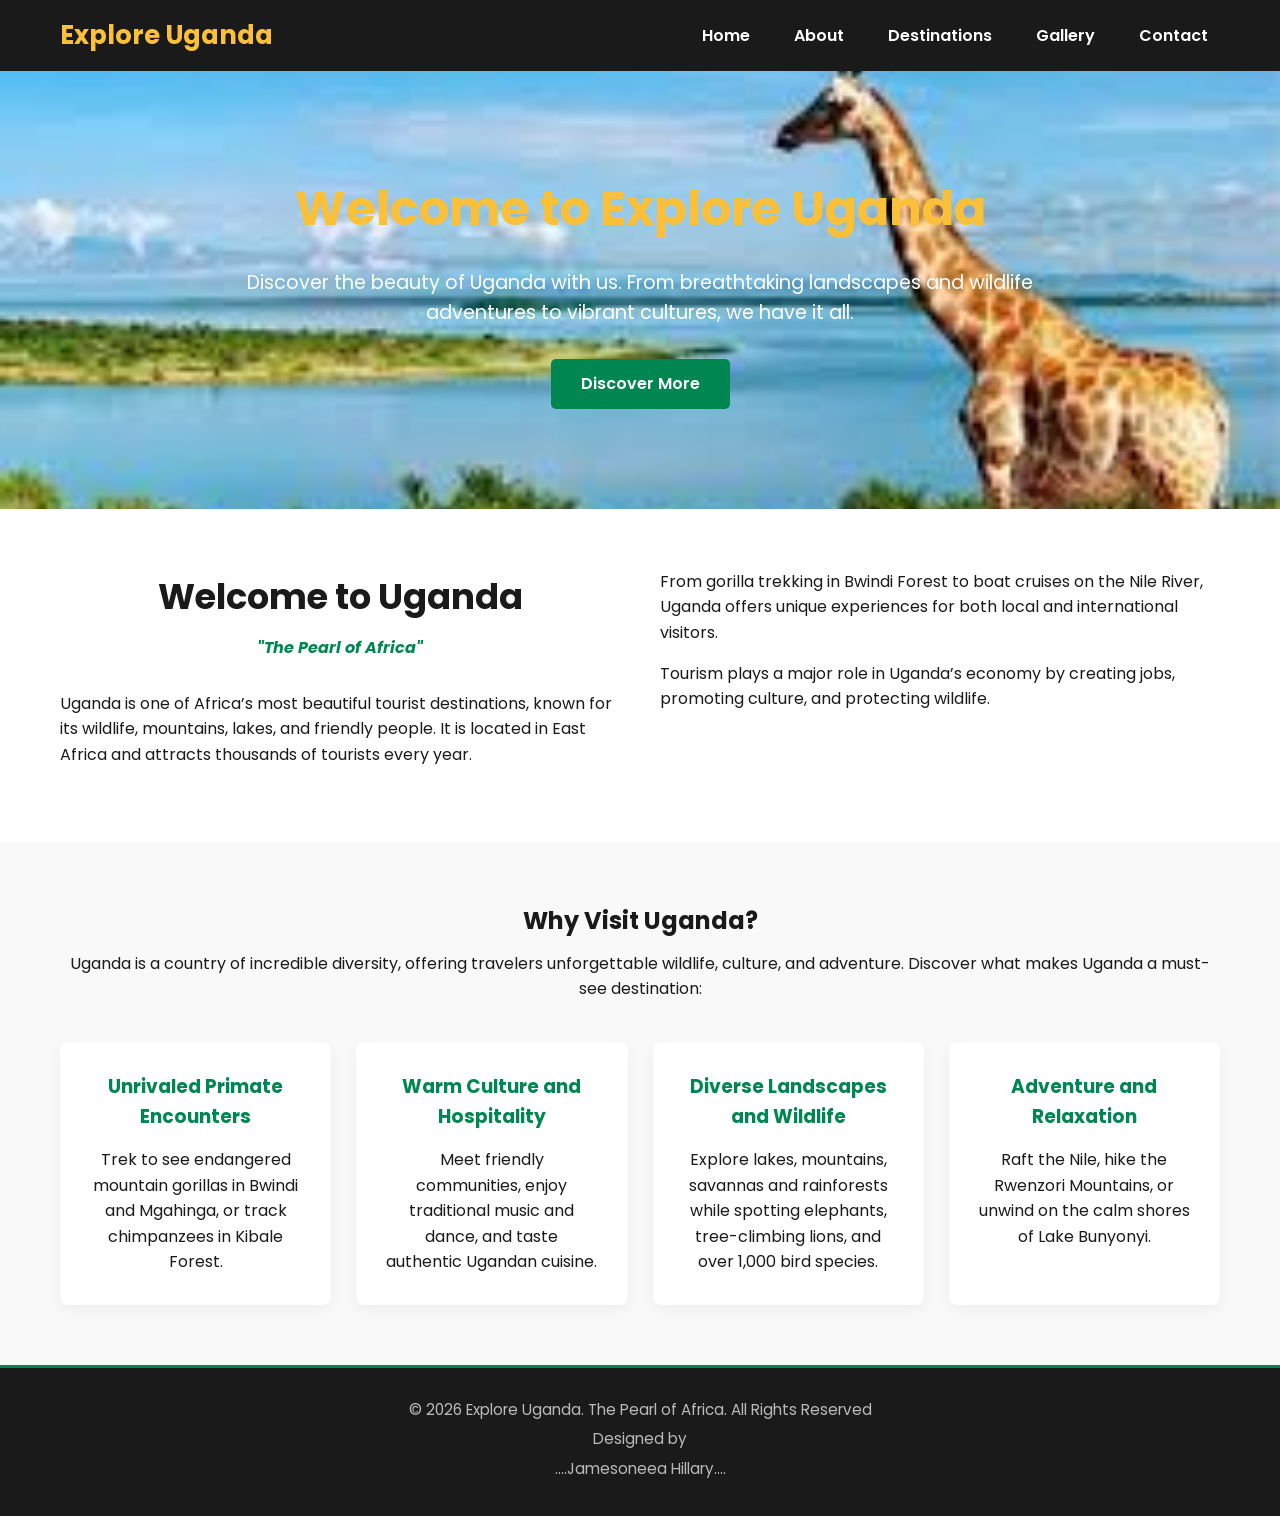
<file: index.html>
<!DOCTYPE html>
<html lang="en">
<head>
    <meta charset="UTF-8">
    <meta name="viewport" content="width=device-width, initial-scale=1.0">
    <link rel="stylesheet" href="css/style.css">
    <title>Home - Explore Uganda</title>
</head>
<body>
    <!-- Nav bar -->
    <section class="navbar">
        <div class="container">
            <h2 class="logo">Explore Uganda</h2>
            <nav>
                <ul>
                    <li><a href="index.html">Home</a></li>
                    <li><a href="about.html">About</a></li>
                    <li><a href="destinations.html">Destinations</a></li>
                    <li><a href="gallery.html">Gallery</a></li>
                    <li><a href="contact.html">Contact</a></li>
                </ul>
            </nav>
        </div>    
    </section>

    <!-- Welcome Section -->
    <section class="hero">
        <div class="container hero-content">
            <div class="hero-copy">
                <h1>Welcome to Explore Uganda</h1>
                <p>Discover the beauty of Uganda with us. From breathtaking landscapes and wildlife adventures to vibrant cultures, we have it all.</p>
                <a href="about.html" class="btn">Discover More</a>
            </div>
        </div>
    </section>

    <!-- Simple Intro -->
    <section class="intro">
        <div class="container intro-grid">
            <div>
                <h2>Welcome to Uganda</h2>
                <h4>"The Pearl of Africa"</h4>
                <p>Uganda is one of Africa’s most beautiful tourist destinations, known for its wildlife, mountains, lakes, and friendly people. It is located in East Africa and attracts thousands of tourists every year.</p>
            </div>
            <div>
                <p>From gorilla trekking in Bwindi Forest to boat cruises on the Nile River, Uganda offers unique experiences for both local and international visitors.</p>
                <p>Tourism plays a major role in Uganda’s economy by creating jobs, promoting culture, and protecting wildlife.</p>
            </div>
        </div>
    </section>

    <!-- Why Visit Us -->
    <section class="why">
        <div class="container">
            <h2>Why Visit Uganda?</h2>
            <p>Uganda is a country of incredible diversity, offering travelers unforgettable wildlife, culture, and adventure. Discover what makes Uganda a must-see destination:</p>

            <div class="features">
                <article class="feature">
                    <h3>Unrivaled Primate Encounters</h3>
                    <p>Trek to see endangered mountain gorillas in Bwindi and Mgahinga, or track chimpanzees in Kibale Forest.</p>
                </article>
                <article class="feature">
                    <h3>Warm Culture and Hospitality</h3>
                    <p>Meet friendly communities, enjoy traditional music and dance, and taste authentic Ugandan cuisine.</p>
                </article>
                <article class="feature">
                    <h3>Diverse Landscapes and Wildlife</h3>
                    <p>Explore lakes, mountains, savannas and rainforests while spotting elephants, tree-climbing lions, and over 1,000 bird species.</p>
                </article>
                <article class="feature">
                    <h3>Adventure and Relaxation</h3>
                    <p>Raft the Nile, hike the Rwenzori Mountains, or unwind on the calm shores of Lake Bunyonyi.</p>
                </article>
            </div>
        </div>
    </section>

    <footer>
        <div class="container">
            <p>&copy; 2026 Explore Uganda. The Pearl of Africa. All Rights Reserved</p>
            <p>Designed by</p>
            <p>....Jamesoneea Hillary....</p>
        </div>
    </footer>
</body>
</html>
</file>
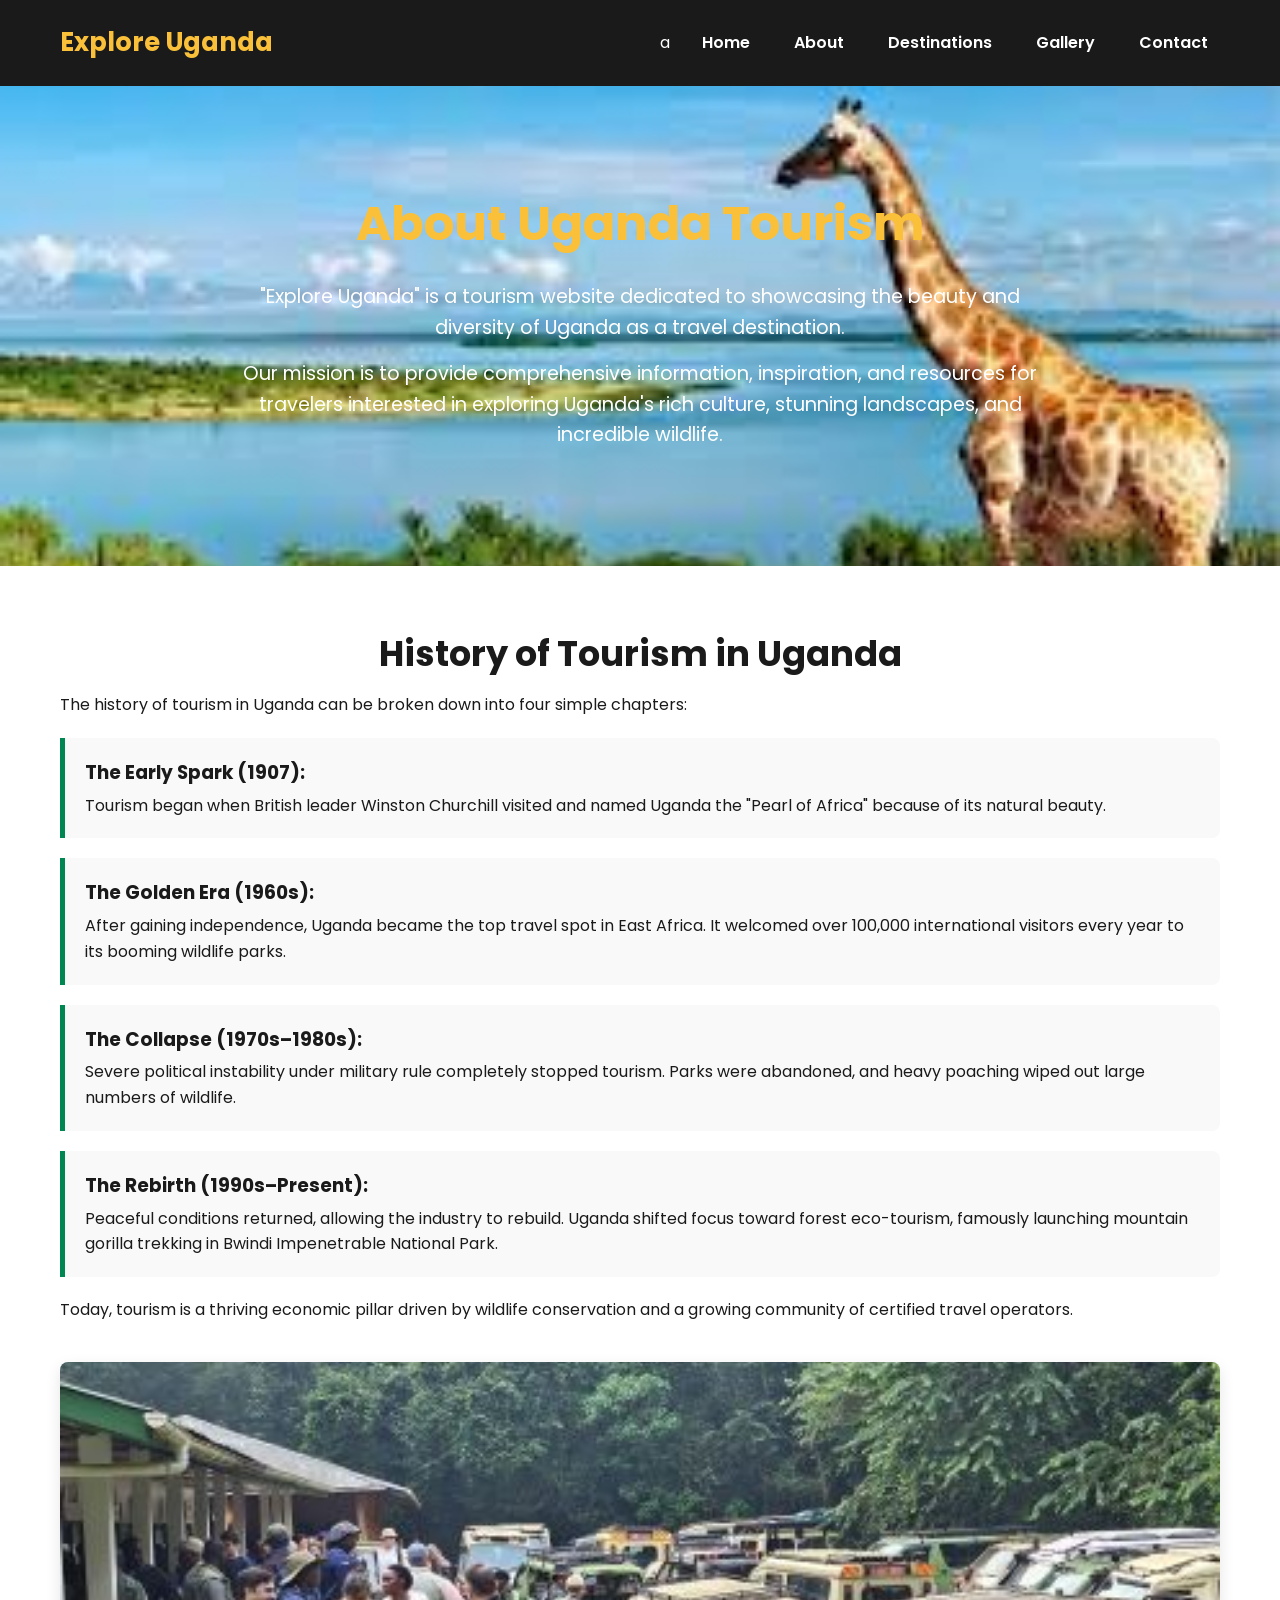
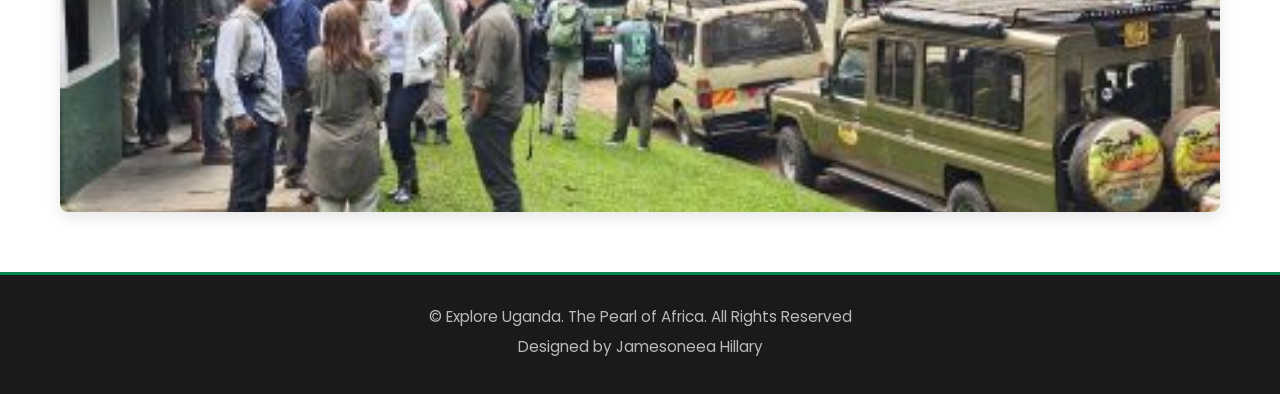
<file: about.html>
<!DOCTYPE html>
<html lang="en">
<head>
    <meta charset="UTF-8">
    <meta name="viewport" content="width=device-width, initial-scale=1.0">
    <link rel="stylesheet" href="css/style.css">
    <title>About - Explore Uganda</title>
</head>
<body>
    <!-- Nav bar -->
    <section class="navbar">
        <div class="container">
            <h2 class="logo">Explore Uganda</h2>
            <nav>
                <div class="navbar">
                    <ul>a
                        <li><a href="index.html">Home</a></li>
                        <li><a href="about.html">About</a></li>
                        <li><a href="destinations.html">Destinations</a></li>
                        <li><a href="gallery.html">Gallery</a></li>
                        <li><a href="contact.html">Contact</a></li>
                    </ul>
                </div>
            </nav>
        </div>    
    </section>

    <section class="hero">
        <div class="container">
            <h1>About Uganda Tourism</h1>
            <p>
                "Explore Uganda" is a tourism website dedicated to showcasing the beauty and diversity of Uganda as a travel destination.
            </p>
            <p>
                 Our mission is to provide comprehensive information, inspiration, and resources for travelers interested in exploring Uganda's rich culture, stunning landscapes, and incredible wildlife.
            </p>
        </div>
    </section>
    
    <section class="intro">
        <div class="container">
            <div class="about">
                <h2>History of Tourism in Uganda</h2>
                <p>
                    The history of tourism in Uganda can be broken down into four simple chapters:
                </p>

                <div class="chapters">
                    <h3>The Early Spark (1907):</h3>
                    <p>
                        Tourism began when British leader Winston Churchill visited and named Uganda the "Pearl of Africa" because of its natural beauty.
                    </p>
                </div>

                <div class="chapters">
                    <h3>The Golden Era (1960s):</h3>
                    <p>
                        After gaining independence, Uganda became the top travel spot in East Africa. It welcomed over 100,000 international visitors every year to its booming wildlife parks.
                    </p>
                </div>

                <div class="chapters">
                    <h3>The Collapse (1970s–1980s):</h3>
                    <p>
                        Severe political instability under military rule completely stopped tourism. Parks were abandoned, and heavy poaching wiped out large numbers of wildlife.
                    </p>
                </div>

                <div class="chapters">
                    <h3>The Rebirth (1990s–Present):</h3>
                    <p>
                        Peaceful conditions returned, allowing the industry to rebuild. Uganda shifted focus toward forest eco-tourism, famously launching mountain gorilla trekking in Bwindi Impenetrable National Park.
                    </p>
                </div>
                <p>
                    Today, tourism is a thriving economic pillar driven by wildlife conservation and a growing community of certified travel operators.
                </p>
                <div class="image">
                    <img src="images/t.jpg" alt="Tourists in Uganda">
                </div>
            </div>
        </div>
    </section>
    
    <Footer>
        <div class="container">
            <p>
                &copy; Explore Uganda. The Pearl of Africa. All Rights Reserved
            </p>
            <p>
                Designed by Jamesoneea Hillary
            </p>
        </div>
    </Footer>        
</body>
</html>
</file>
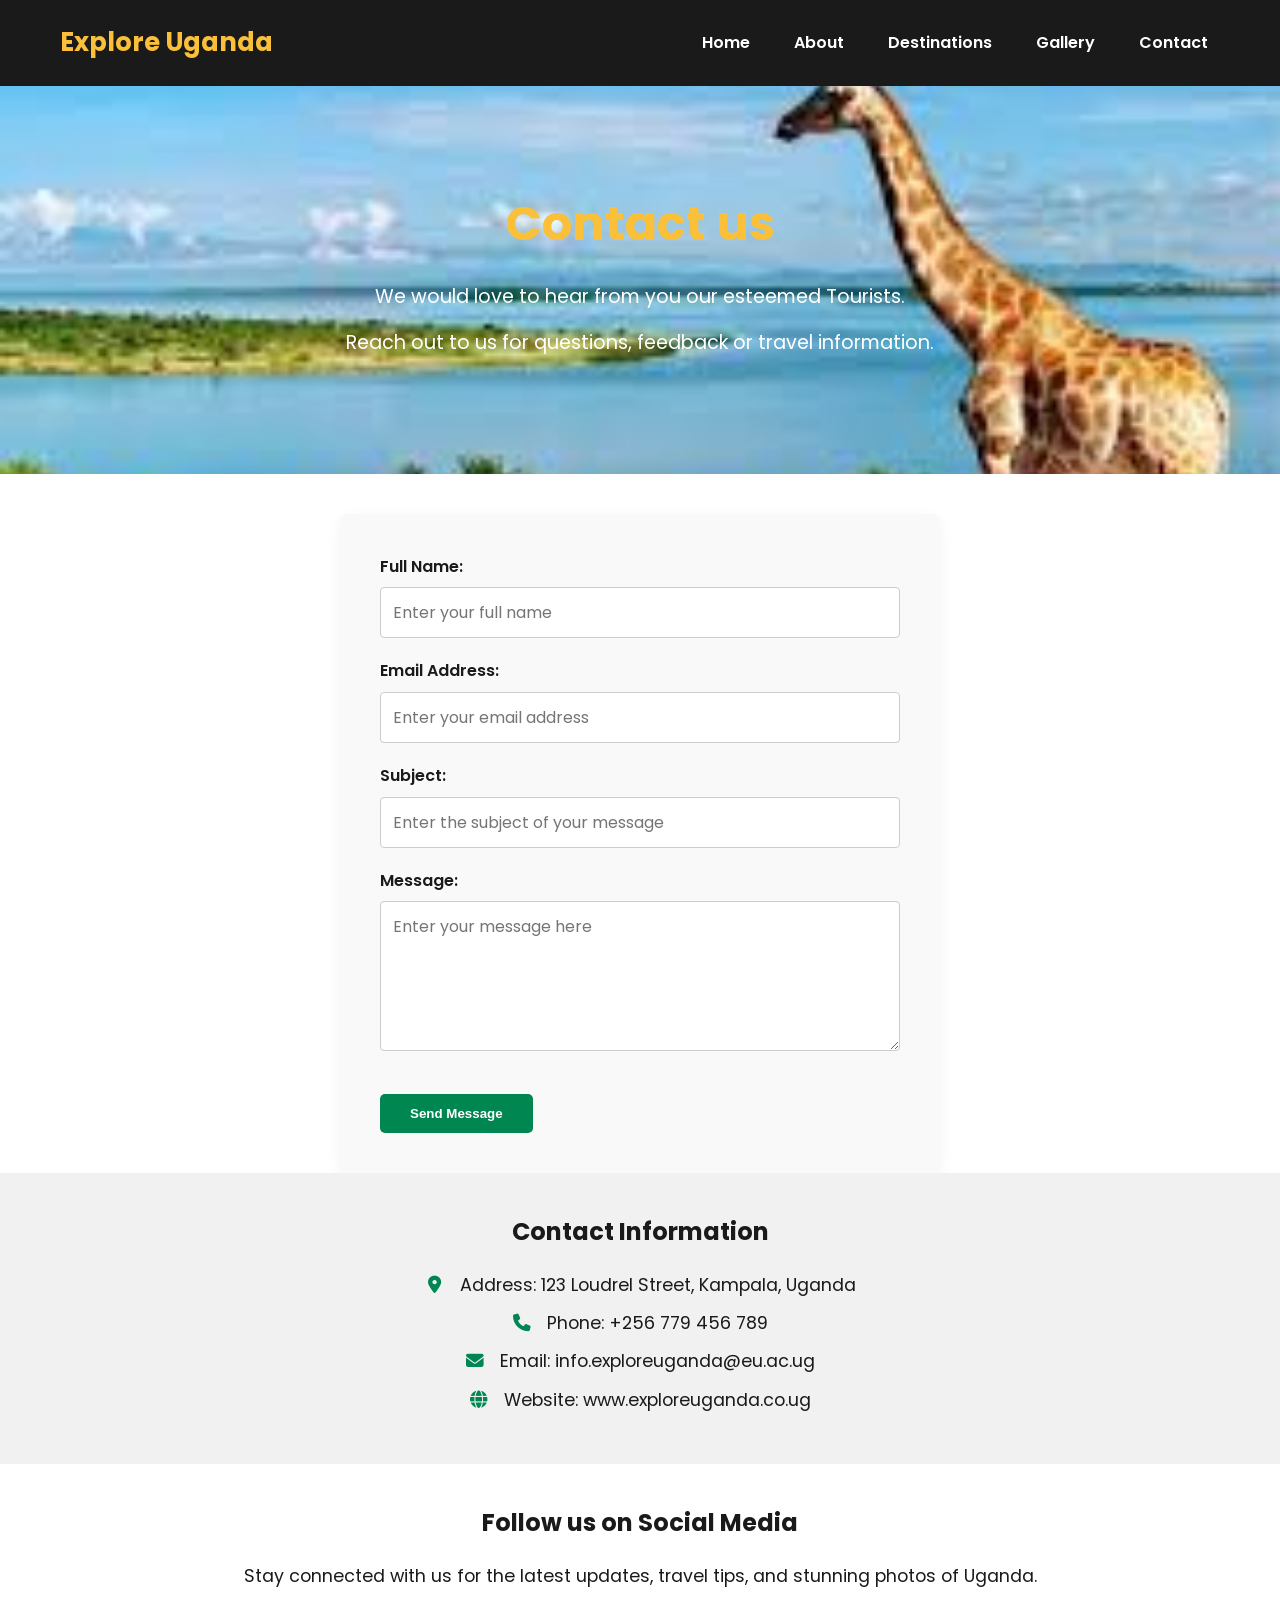
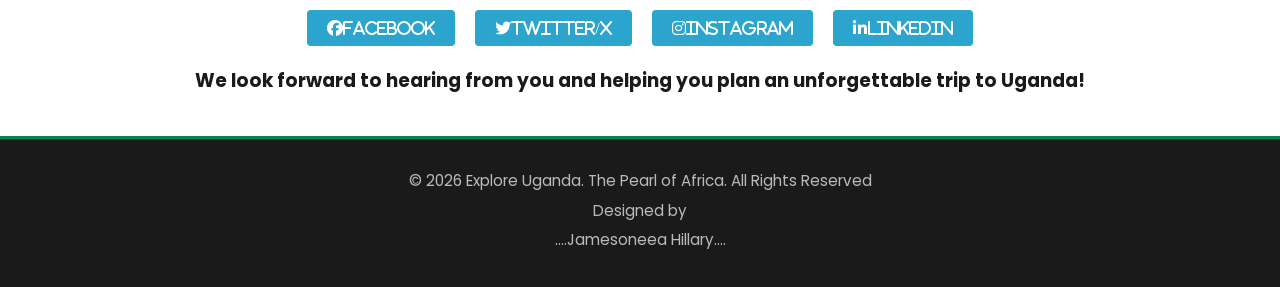
<file: contact.html>
<!DOCTYPE html>
<html lang="en">
<head>
    <meta charset="UTF-8">
    <meta name="viewport" content="width=device-width, initial-scale=1.0">
    <link rel="stylesheet" href="css/style.css">
    <title>Contact - Explore Uganda</title>
</head>
<body>
    <!-- Nav bar -->
    <section class="navbar">
        <div class="container">
            <h2 class="logo">Explore Uganda</h2>
            <nav>
                <div class="navbar">
                    <ul>
                        <li><a href="index.html">Home</a></li>
                        <li><a href="about.html">About</a></li>
                        <li><a href="destinations.html">Destinations</a></li>
                        <li><a href="gallery.html">Gallery</a></li>
                        <li><a href="contact.html">Contact</a></li>
                    </ul>
                </div>
            </nav>
        </div>    
    </section>

    <Section class="hero">
        <div class="content">
            <h1>Contact us</h1>
            <p>We would love to hear from you our esteemed Tourists.</p>
            <p>Reach out to us for questions, feedback or travel information.</p>
        </div>
    </Section>

    <section>
    <form action="https://formsubmit.co/hillaryjamesoneea@gmail.com" method="POST">

        <!-- FormSubmit Settings -->
        <input type="hidden" name="_subject" value="New Tourism Website Message">
        <input type="hidden" name="_captcha" value="false">
        <input type="hidden" name="_template" value="table">
        <input type="hidden" name="_next" value="https://jamesoneea-hillary.github.io/Uganda-tourism/index.html">

        <div class="group">
            <label for="name">Full Name:</label>
            <input
                type="text"
                id="name"
                name="name"
                placeholder="Enter your full name"
                required>
        </div>

        <div class="group">
            <label for="email">Email Address:</label>
            <input
                type="email"
                id="email"
                name="email"
                placeholder="Enter your email address"
                required>
        </div>

        <div class="group">
            <label for="subject">Subject:</label>
            <input
                type="text"
                id="subject"
                name="subject"
                placeholder="Enter the subject of your message"
                required>
        </div>

        <div class="group">
            <label for="message">Message:</label>
            <textarea
                id="message"
                name="message"
                placeholder="Enter your message here"
                required></textarea>
        </div>

        <button class="btn" type="submit">
            Send Message
        </button>

    </form>
    </section>


    <section class="contact-info">
        <div class="grid">
            <h2>Contact Information</h2>
            <p><i class="fas fa-map-marker-alt"></i> Address: 123 Loudrel Street, Kampala, Uganda</p>
            <p><i class="fas fa-phone"></i> Phone: +256 779 456 789</p>
            <p><i class="fas fa-envelope"></i> Email: info.exploreuganda@eu.ac.ug</p>
            <p><i class="fas fa-globe"></i> Website: www.exploreuganda.co.ug</p>
        </div>
    </section>

    <section class="social">
        <div class="grid">
            <h2>Follow us on Social Media</h2>
            <p>Stay connected with us for the latest updates, travel tips, and stunning photos of Uganda.</p>
            <div class="social-icons">
                <a href="#"><i class="fab fa-facebook">Facebook</i></a>
                <a href="#"><i class="fab fa-twitter">Twitter/X</i></a>
                <a href="#"><i class="fab fa-instagram">Instagram</i></a>
                <a href="#"><i class="fab fa-linkedin-in">LinkedIn</i></a>
            </div>
            <h3>We look forward to hearing from you and helping you plan an unforgettable trip to Uganda!</h3>
        </div>
    </section>
    
    <Footer>
        <div class="container">
            <p>
                &copy; 2026 Explore Uganda. The Pearl of Africa. All Rights Reserved
            </p>
            <p>
                Designed by
            </p>
            <p>
                ....Jamesoneea Hillary....
            </p>
        </div>
    </Footer> 
</body>
</html>
</file>
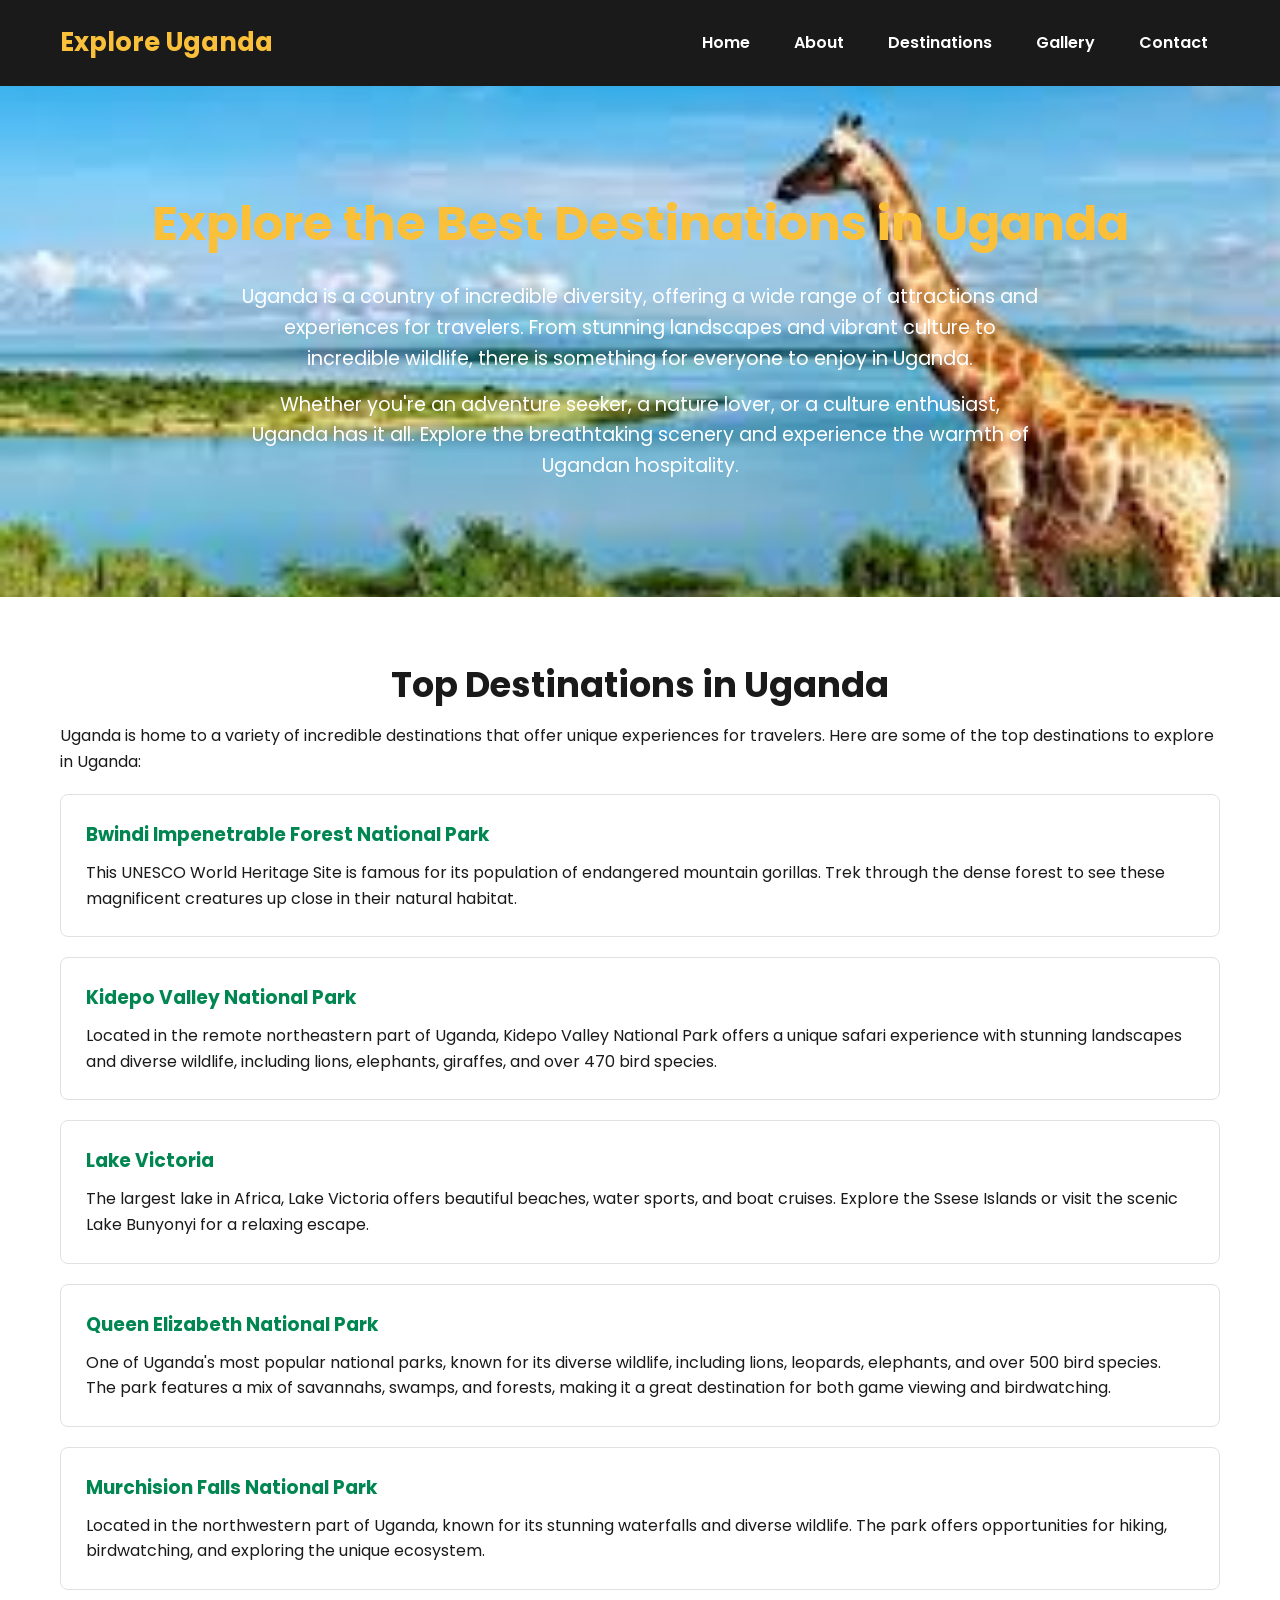
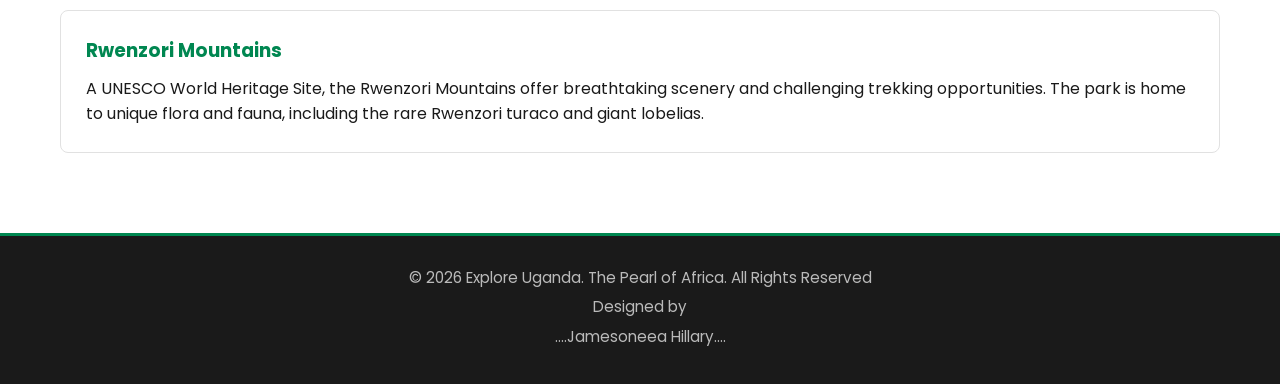
<file: destinations.html>
<!DOCTYPE html>
<html lang="en">
<head>
    <meta charset="UTF-8">
    <meta name="viewport" content="width=device-width, initial-scale=1.0">
    <link rel="stylesheet" href="css/style.css">
    <title>Destinations - Explore Uganda</title>
</head>
<body>
    <!-- Nav bar -->
    <section class="navbar">
        <div class="container">
            <h2 class="logo">Explore Uganda</h2>
            <nav>
                <div class="navbar">
                    <ul>
                        <li><a href="index.html">Home</a></li>
                        <li><a href="about.html">About</a></li>
                        <li><a href="destinations.html">Destinations</a></li>
                        <li><a href="gallery.html">Gallery</a></li>
                        <li><a href="contact.html">Contact</a></li>
                    </ul>
                </div>
            </nav>
        </div>    
    </section>

    <section class="hero">
        <div class="content">
            <h1>Explore the Best Destinations in Uganda</h1>
            <p>
                Uganda is a country of incredible diversity, offering a wide range of attractions and experiences for travelers. From stunning landscapes and vibrant culture to incredible wildlife, there is something for everyone to enjoy in Uganda. 
            </p>
            <p>
                Whether you're an adventure seeker, a nature lover, or a culture enthusiast, Uganda has it all. Explore the breathtaking scenery and experience the warmth of Ugandan hospitality.
            </p>
        </div>
    </section>

    <section class="intro">
        <div class="container">
            <h2>Top Destinations in Uganda</h2>
            <p>
                Uganda is home to a variety of incredible destinations that offer unique experiences for travelers. Here are some of the top destinations to explore in Uganda:
            </p>

            <div class="list">
                <h3>Bwindi Impenetrable Forest National Park</h3>
                <p>
                    This UNESCO World Heritage Site is famous for its population of endangered mountain gorillas. Trek through the dense forest to see these magnificent creatures up close in their natural habitat.
                </p>
            </div>

            <div class="list">
                <h3>Kidepo Valley National Park</h3>
                <p>
                    Located in the remote northeastern part of Uganda, Kidepo Valley National Park offers a unique safari experience with stunning landscapes and diverse wildlife, including lions, elephants, giraffes, and over 470 bird species.
                </p>
            </div>

            <div class="list">
                <h3>Lake Victoria</h3>
                <p>
                    The largest lake in Africa, Lake Victoria offers beautiful beaches, water sports, and boat cruises. Explore the Ssese Islands or visit the scenic Lake Bunyonyi for a relaxing escape.
                </p>
            </div>
            <div class="list">
                <h3>Queen Elizabeth National Park</h3>
                <p>
                    One of Uganda's most popular national parks, known for its diverse wildlife, including lions, leopards, elephants, and over 500 bird species. The park features a mix of savannahs, swamps, and forests, making it a great destination for both game viewing and birdwatching.
                </p>
            </div>

            <div class="list">
                <h3>Murchision Falls National Park</h3>
                <p>
                    Located in the northwestern part of Uganda, known for its stunning waterfalls and diverse wildlife. The park offers opportunities for hiking, birdwatching, and exploring the unique ecosystem.
                </p>
            </div>

            <div class="list">
                <h3>Rwenzori Mountains</h3>
                <p>
                    A UNESCO World Heritage Site, the Rwenzori Mountains offer breathtaking scenery and challenging trekking opportunities. The park is home to unique flora and fauna, including the rare Rwenzori turaco and giant lobelias.
                </p>
        </div>
    </section>

    <Footer>
        <div class="container">
            <p>
                &copy; 2026 Explore Uganda. The Pearl of Africa. All Rights Reserved
            </p>
            <p>
                Designed by
            </p>
            <p>
                ....Jamesoneea Hillary....
            </p>
        </div>
    </Footer> 
</body>
</html>
</file>
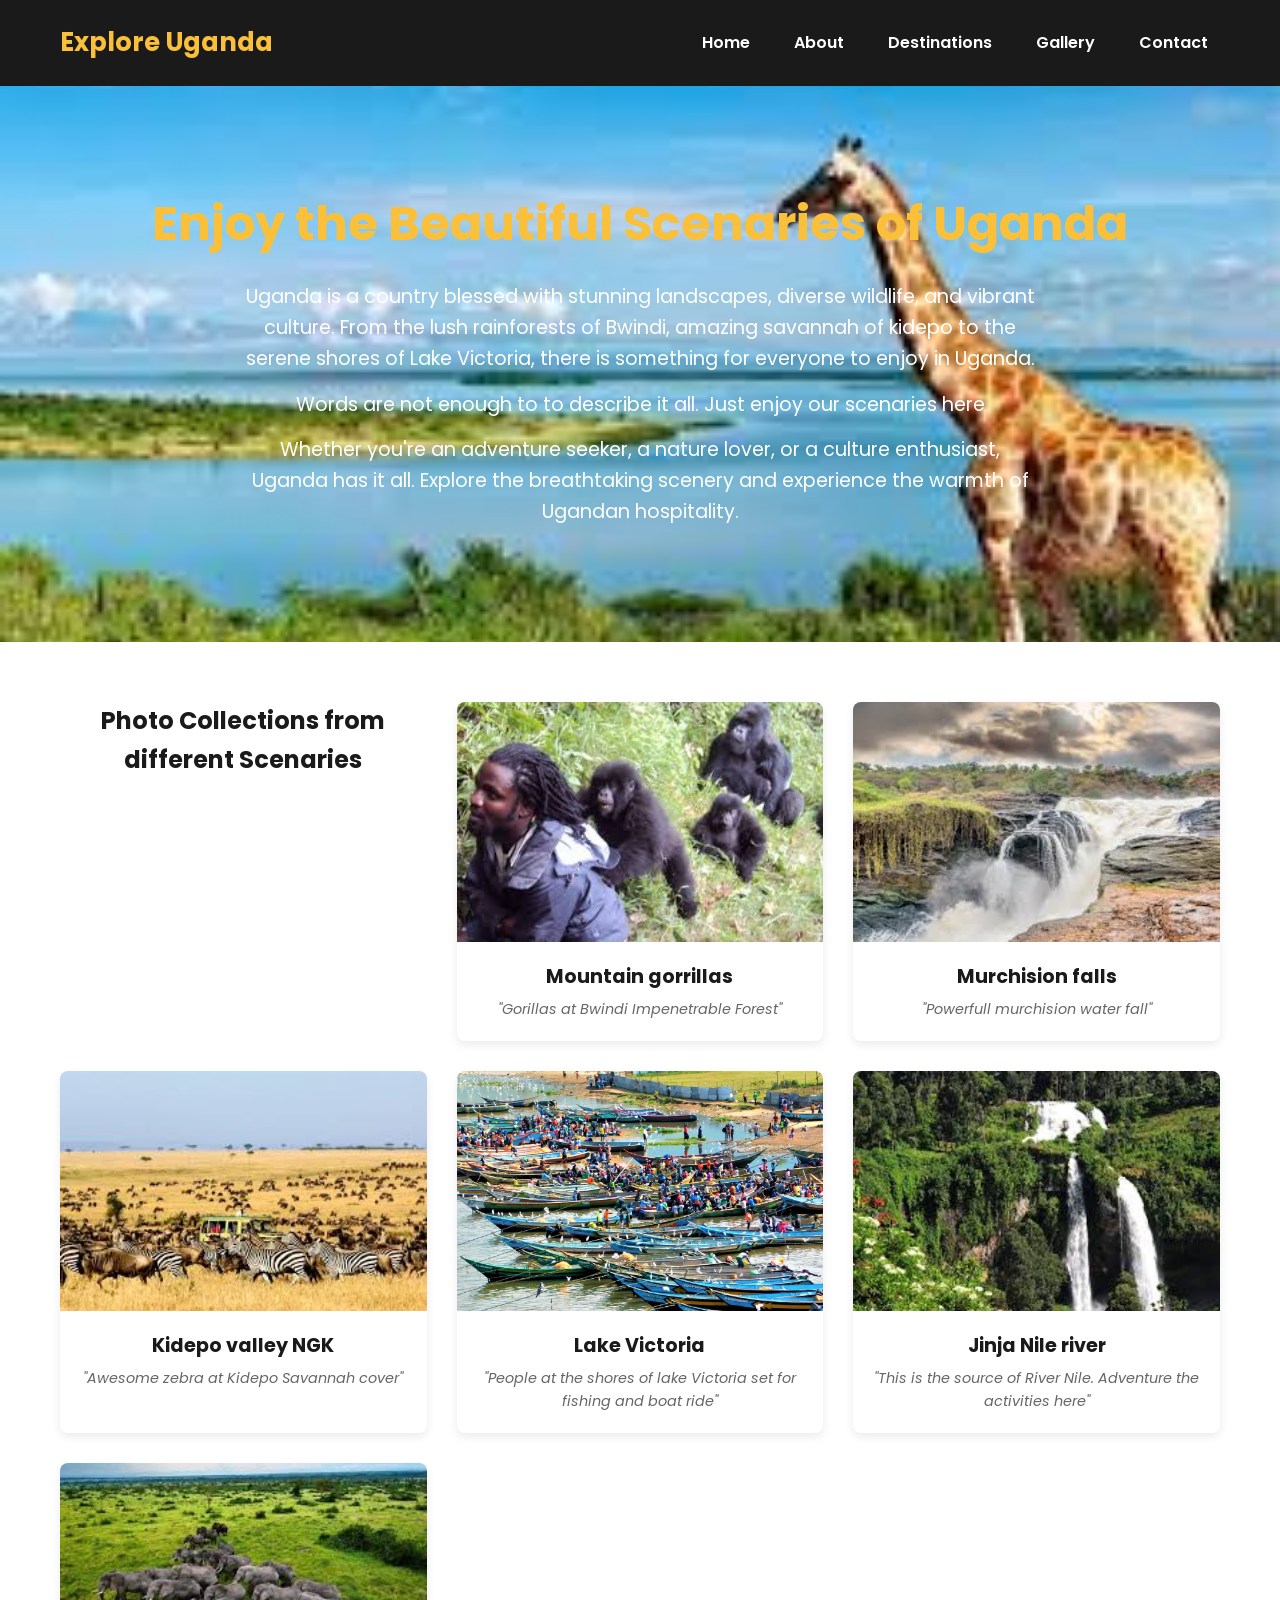
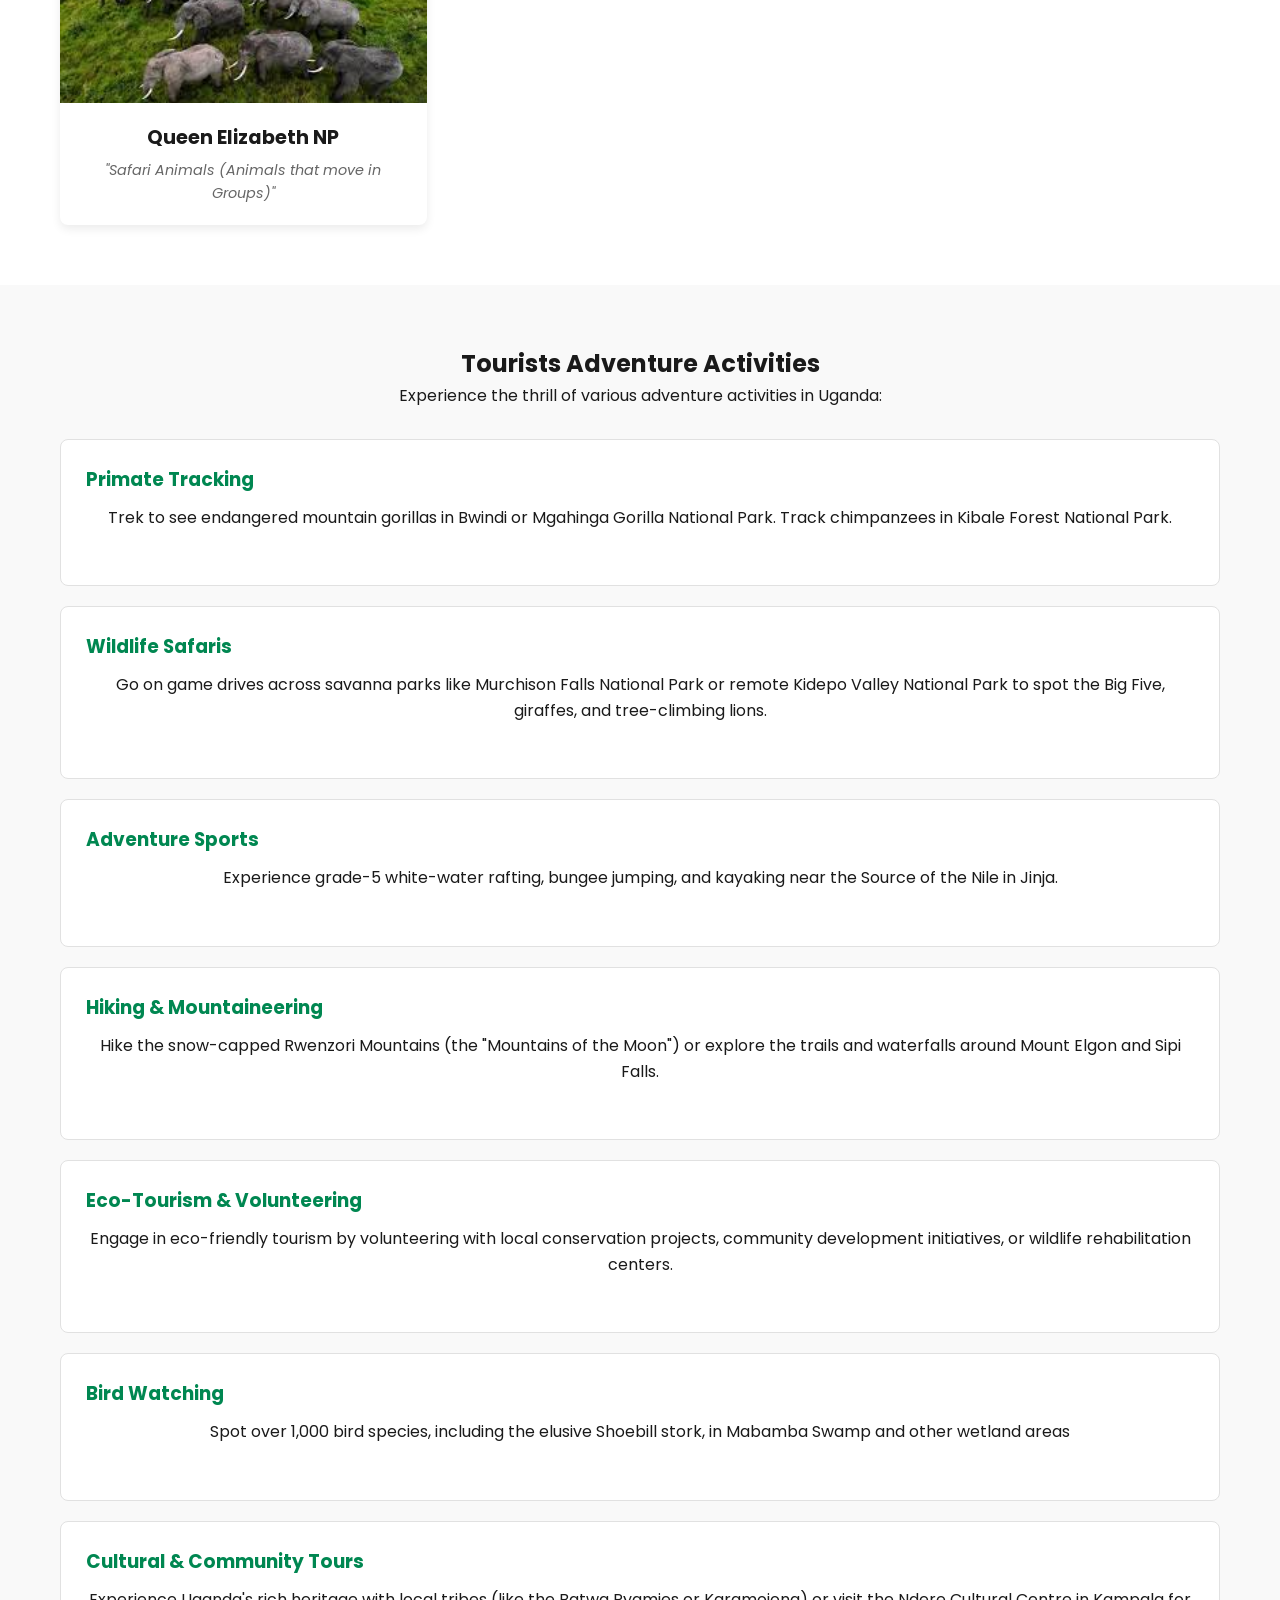
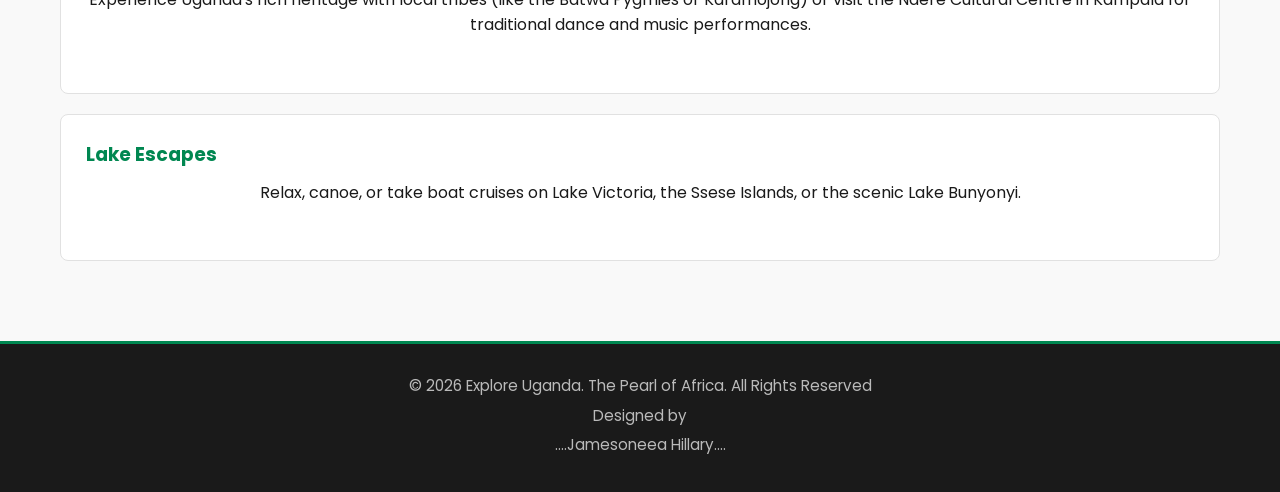
<file: gallery.html>
<!DOCTYPE html>
<html lang="en">
<head>
    <meta charset="UTF-8">
    <meta name="viewport" content="width=device-width, initial-scale=1.0">
    <link rel="stylesheet" href="css/style.css">
    <title>Gallery - Explore Uganda</title>
</head>
<body>
    <!-- Nav bar -->
    <section class="navbar">
        <div class="container">
            <h2 class="logo">Explore Uganda</h2>
            <nav>
                <div class="navbar">
                    <ul>
                        <li><a href="index.html">Home</a></li>
                    <li><a href="about.html">About</a></li>
                        <li><a href="destinations.html">Destinations</a></li>
                        <li><a href="gallery.html">Gallery</a></li>
                        <li><a href="contact.html">Contact</a></li>
                    </ul>
                </div>
            </nav>
        </div>    
    </section>

    <section class="hero">
        <div class="content">
            <h1>Enjoy the Beautiful Scenaries of Uganda
            </h1>
            <p>
                Uganda is a country blessed with stunning landscapes, diverse wildlife, and vibrant culture. From the lush rainforests of Bwindi, amazing savannah of kidepo to the serene shores of Lake Victoria, there is something for everyone to enjoy in Uganda. 
            </p>
            <p>
                Words are not enough to to describe it all. Just enjoy our scenaries here
            </p>
            <p>
                Whether you're an adventure seeker, a nature lover, or a culture enthusiast, Uganda has it all. Explore the breathtaking scenery and experience the warmth of Ugandan hospitality.
            </p>
        </div>
    </section>

    <!-- Gallery content will go here -->
    <section class="intro">
        <div class="images">
            <h1>Photo Collections from different Scenaries</h1>

            <div class="gall">
                <img src="images/b.jpg" alt="Mountain gorrillas">
                <div class="desc">
                    <h3>Mountain gorrillas</h3>
                    <P>"Gorillas at Bwindi Impenetrable Forest"</P>
                </div>
            </div>

            <div class="gall">
                <img src="images/falls.jfif" alt="Murchision falls">
                <div class="desc">
                    <h3>Murchision falls</h3>
                    <P>"Powerfull murchision water fall"</P>
                </div>
            </div>

            <div class="gall">
                <img src="images/kidepo Zeb.jfif" alt="Kidepo zebras">
                <div class="desc">
                    <h3>Kidepo valley NGK</h3>
                    <P>"Awesome zebra at Kidepo Savannah cover"</P>
                </div>
            </div>

            <div class="gall">
                <img src="images/lake_Victoria.jpg" alt="Lake victoria shores">
                <div class="desc">
                    <h3>Lake Victoria</h3>
                    <P>"People at the shores of lake Victoria set for fishing and boat ride"</P>
                </div>
            </div>

            <div class="gall">
                <img src="images/sipi falls jinja.jfif" alt="Sipi falls">
                <div class="desc">
                    <h3>Jinja Nile river</h3>
                    <P>"This is the source of River Nile. Adventure the activities here"</P>
                </div>
            </div>

            <div class="gall">
                <img src="images/saf.jpg" alt="Safari Animals">
                <div class="desc">
                    <h3>Queen Elizabeth NP</h3>
                    <P>"Safari Animals (Animals that move in Groups)"</P>
                </div>
            </div>
        </div>
        </section>

    <section class="activities">
        <div class="container">
            <h2>Tourists Adventure Activities</h2>
            <p>Experience the thrill of various adventure activities in Uganda:</p>
            
            <div class="list">
                <h3>Primate Tracking</h3>
                <p>Trek to see endangered mountain gorillas in Bwindi or Mgahinga Gorilla National Park. Track chimpanzees in Kibale Forest National Park.
                </p>
            </div>

            <div class="list">
                <h3>Wildlife Safaris</h3>
                <p>
                    Go on game drives across savanna parks like Murchison Falls National Park or remote Kidepo Valley National Park to spot the Big Five, giraffes, and tree-climbing lions.
                </p>
            </div>

            <div class="list">
                <h3>Adventure Sports</h3>
                <p>
                    Experience grade-5 white-water rafting, bungee jumping, and kayaking near the Source of the Nile in Jinja.
                </p>
            </div>

            <div class="list">
                <h3>Hiking & Mountaineering</h3>
                <p>
                    Hike the snow-capped Rwenzori Mountains (the "Mountains of the Moon") or explore the trails and waterfalls around Mount Elgon and Sipi Falls.
                </p>
            </div>

            <div class="list">
                <h3>Eco-Tourism & Volunteering</h3>
                <p>
                    Engage in eco-friendly tourism by volunteering with local conservation projects, community development initiatives, or wildlife rehabilitation centers.
                </p>
            </div>

            <div class="list">
                <h3>Bird Watching</h3>
                <p>
                    Spot over 1,000 bird species, including the elusive Shoebill stork, in Mabamba Swamp and other wetland areas
                </p>
            </div>

            <div class="list">
                <h3>Cultural & Community Tours</h3>
                <p>
                    Experience Uganda's rich heritage with local tribes (like the Batwa Pygmies or Karamojong) or visit the Ndere Cultural Centre in Kampala for traditional dance and music performances.
                </p>
            </div>

            <div class="list">
                <h3>Lake Escapes</h3>
                <p>
                    Relax, canoe, or take boat cruises on Lake Victoria, the Ssese Islands, or the scenic Lake Bunyonyi.
                </p>
            </div>

        </div>
    </section>
    <Footer>
        <div class="container">
            <p>
                &copy; 2026 Explore Uganda. The Pearl of Africa. All Rights Reserved
            </p>
            <p>
                Designed by
            </p>
            <p>
                ....Jamesoneea Hillary....
            </p>
        </div>
    </Footer>
</body>
</html>
</file>
<file: css/style.css>
@import url('https://fonts.googleapis.com/css2?family=Poppins:wght@300;400;600;700&display=swap');
@import url('https://cdnjs.cloudflare.com/ajax/libs/font-awesome/6.4.2/css/all.min.css');

:root {
    --primary-color: #008751;  
    --secondary-color: #fac03a; 
    --dark-color: #1a1a1a;   
    --light-color: #f9f9f9; 
    --white: #ffffff;
    --transition: all 0.3s ease-in-out;
    --font-main: 'Poppins', sans-serif;
}

* {
    margin: 0;
    padding: 0;
    box-sizing: border-box;
}

body {
    font-family: var(--font-main);
    line-height: 1.6;
    color: var(--dark-color);
    background-color: var(--white);
    overflow-x: hidden;
}

img {
    max-width: 100%;
    height: auto;
    display: block;
}

a {
    text-decoration: none;
    color: inherit;
}

.container {
    max-width: 1200px;
    margin: 0 auto;
    padding: 0 20px;
}

.navbar {
    background-color: var(--dark-color);
    color: var(--white);
    padding: 15px 0;
}

.navbar .container {
    display: flex;
    justify-content: space-between;
    align-items: center;
}

.navbar .logo {
    font-size: 1.6rem;
    font-weight: 700;
    color: var(--secondary-color);
}

.navbar ul {
    display: flex;
    list-style: none;
}

.navbar ul li {
    margin-left: 20px;
}

.navbar ul li a {
    font-size: 1rem;
    font-weight: 600;
    padding: 8px 12px;
    transition: var(--transition);
    border-bottom: 2px solid transparent;
}

.navbar ul li a:hover {
    color: var(--secondary-color);
    border-bottom: 2px solid var(--secondary-color);
}

/* HERO SECTION */
.hero {
    background: url('../images/hero.jpg') no-repeat center center/cover;
    color: var(--white);
    padding: 100px 0;
    text-align: center;
}

.hero h1 {
    font-size: 3rem;
    margin-bottom: 20px;
    color: var(--secondary-color);
}

.hero p {
    font-size: 1.2rem;
    max-width: 800px;
    margin: 0 auto 15px auto;
}

.btn {
    display: inline-block;
    background-color: var(--primary-color);
    color: var(--white);
    padding: 12px 30px;
    border-radius: 5px;
    font-weight: 600;
    margin-top: 15px;
    border: none;
    cursor: pointer;
    transition: var(--transition);
}

.btn:hover {
    background-color: var(--secondary-color);
    color: var(--dark-color);
    transform: translateY(-3px);
}

.intro {
    padding: 60px 0;
}

.intro h2 {
    font-size: 2.2rem;
    margin-bottom: 10px;
    text-align: center;
}

.intro h4 {
    text-align: center;
    color: var(--primary-color);
    margin-bottom: 30px;
    font-style: italic;
}

/* Home Page */
.intro-grid {
    display: flex;
    gap: 40px;
}

.intro-grid > div {
    flex: 1;
}

.intro-grid p {
    margin-bottom: 15px;
}

.why {
    background-color: var(--light-color);
    padding: 60px 0;
    text-align: center;
}

.why h2 {
    margin-bottom: 10px;
}

.why > .container > p {
    margin-bottom: 40px;
}

.features {
    display: grid;
    grid-template-columns: repeat(auto-fit, minmax(250px, 1fr));
    gap: 25px;
}

.feature {
    background: var(--white);
    padding: 30px;
    border-radius: 8px;
    box-shadow: 0 5px 15px rgba(0,0,0,0.05);
    transition: var(--transition);
}

.feature:hover {
    transform: translateY(-5px);
    box-shadow: 0 10px 20px rgba(0,0,0,0.1);
}

.feature h3 {
    color: var(--primary-color);
    margin-bottom: 15px;
}

/* ABOUT PAGE */
.chapters {
    background: var(--light-color);
    padding: 20px;
    margin: 20px 0;
    border-left: 5px solid var(--primary-color);
    border-radius: 0 8px 8px 0;
}

.chapters h3 {
    color: var(--dark-color);
    margin-bottom: 5px;
}

.about .image {
    margin-top: 40px;
    border-radius: 8px;
    overflow: hidden;
    box-shadow: 0 5px 15px rgba(0,0,0,0.1);
}

.about .image img {
    width: 100%;
    object-fit: cover;
    max-height: 450px;
}

/* DESTINATIONS & ACTIVITIES LIST PAGE */
.list {
    background: var(--white);
    border: 1px solid #e1e1e1;
    padding: 25px;
    margin: 20px 0;
    border-radius: 8px;
    transition: var(--transition);
}

.list:hover {
    border-color: var(--primary-color);
    box-shadow: 0 4px 12px rgba(0,0,0,0.05);
}

.list h3 {
    color: var(--primary-color);
    margin-bottom: 10px;
}

.activities {
    background-color: var(--light-color);
    padding: 60px 0;
}

.activities h2, .activities p {
    text-align: center;
}

.activities p { margin-bottom: 30px; }

 /* GALLERY PAGE */
.images {
    max-width: 1200px;
    margin: 0 auto;
    padding: 0 20px;
}

.images h1 {
    text-align: center;
    margin-bottom: 40px;
}

.images {
    display: grid;
    grid-template-columns: repeat(auto-fit, minmax(320px, 1fr));
    gap: 30px;
}

.gall {
    background: var(--white);
    border-radius: 8px;
    overflow: hidden;
    box-shadow: 0 4px 10px rgba(0,0,0,0.08);
    transition: var(--transition);
}

.gall:hover {
    transform: scale(1.02);
}

.gall img {
    width: 100%;
    height: 240px;
    object-fit: cover;
}

.desc {
    padding: 20px;
    text-align: center;
}

.desc h3 {
    margin-bottom: 5px;
    font-size: 1.2rem;
}

.desc p {
    font-style: italic;
    color: #666;
    font-size: 0.9rem;
}

/* CONTACT PAGE */
form {
    max-width: 600px;
    margin: 40px auto 0 auto;
    background: var(--light-color);
    padding: 40px;
    border-radius: 8px;
    box-shadow: 0 4px 15px rgba(0,0,0,0.05);
}

.contact-layout-section {
    padding: 60px 0;
}

.group {
    margin-bottom: 20px;
}

.group label {
    display: block;
    font-weight: 600;
    margin-bottom: 8px;
}

.group input, 
.group textarea {
    width: 100%;
    padding: 12px;
    border: 1px solid #ccc;
    border-radius: 4px;
    font-family: var(--font-main);
    font-size: 1rem;
    transition: var(--transition);
}

.group input:focus, 
.group textarea:focus {
    outline: none;
    border-color: var(--primary-color);
    box-shadow: 0 0 5px rgba(0, 135, 81, 0.3);
}

.group textarea {
    height: 150px;
    resize: vertical;
}

.contact-info, .social {
    padding: 40px 0;
    text-align: center;
}

.contact-info { background: #f1f1f1; }

.grid h2 { margin-bottom: 20px; }
.grid p { margin-bottom: 10px; font-size: 1.1rem; }

.social-icons {
    display: flex;
    justify-content: center;
    gap: 20px;
    margin: 20px 0;
}

.social-icons a {
    background: rgb(43, 165, 206);
    color: var(--white);
    padding: 10px 20px;
    border-radius: 4px;
    font-weight: 600;
    transition: var(--transition);    
    display: inline-flex;
    align-items: center;
    gap: 10px; 
}

.contact-info p i {
    margin-right: 10px;
    color: var(--primary-color);
    width: 20px; 
    text-align: center;
}

.social-icons a:hover {
    background: var(--primary-color);
}

/* FOOTER */
footer, Footer {
    background-color: var(--dark-color);
    color: rgba(255, 255, 255, 0.7);
    padding: 30px 0;
    text-align: center;
    font-size: 0.95rem;
    border-top: 3px solid var(--primary-color);
}

footer p, Footer p {
    margin-bottom: 5px;
}

/* Tablet viewports */
@media (max-width: 768px) {
    .navbar .container {
        flex-direction: column;
        gap: 15px;
    }
    
    .navbar ul {
        padding-left: 0;
    }

    .intro-grid {
        flex-direction: column;
        gap: 20px;
    }

    .hero h1 {
        font-size: 2.2rem;
    }
}

/* Mobile Viewports */
@media (max-width: 480px) {
    .navbar ul {
        flex-wrap: wrap;
        justify-content: center;
        gap: 10px;
    }

    .navbar ul li {
        margin-left: 0;
    }

    .hero {
        padding: 60px 0;
    }

    .hero h1 {
        font-size: 1.8rem;
    }

    form {
        padding: 20px;
    }
    
    .social-icons {
        flex-direction: column;
        align-items: center;
        gap: 10px;
    }
}
</file>
